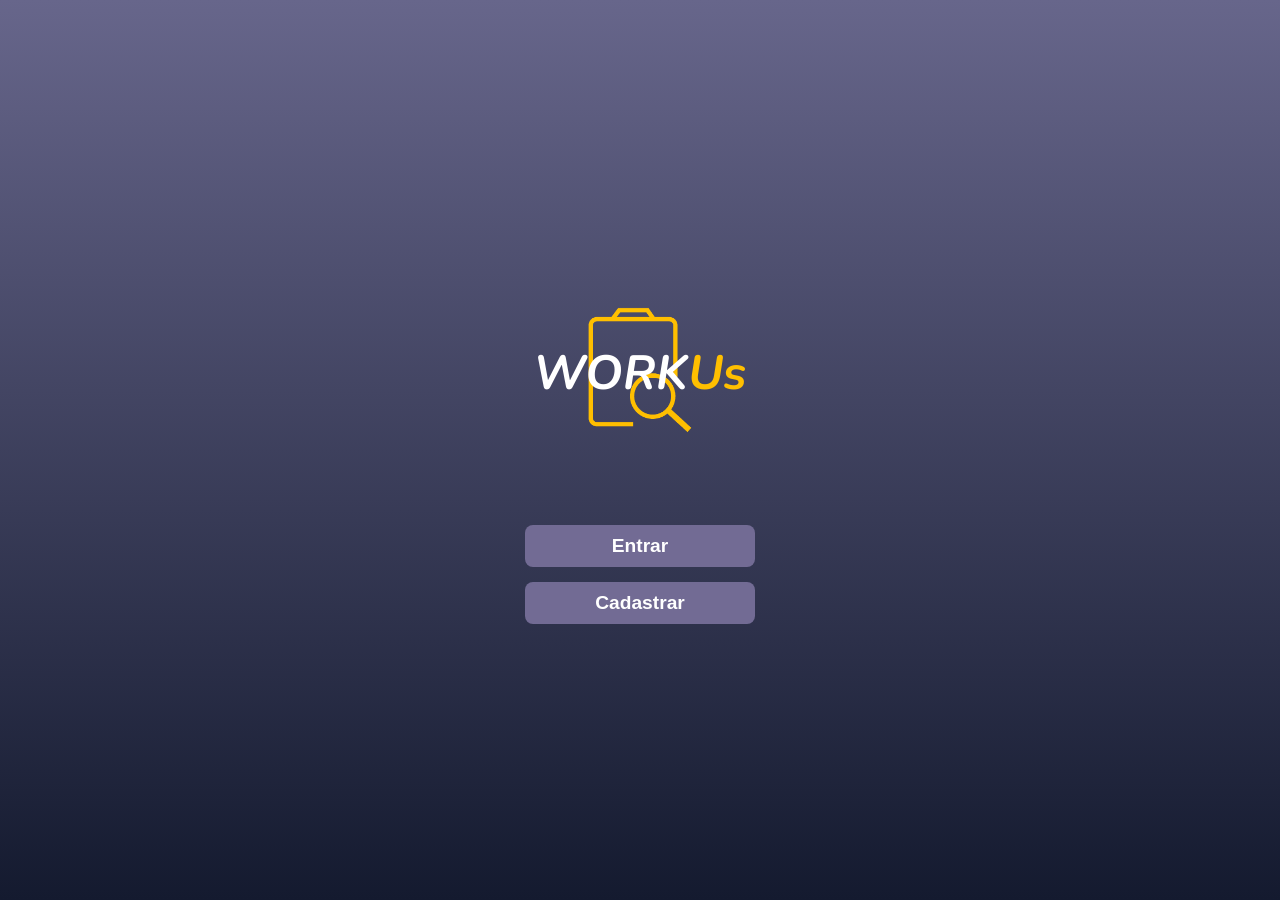
<file: Co-WorkCommision/index.html>
<!DOCTYPE html>
<html lang="pt-BR">
<head>
    <meta charset="UTF-8">
    <meta name="viewport" content="width=device-width, initial-scale=1.0">
    <title>WorkUs</title>
    <link href="https://fonts.googleapis.com/css2?family=Montserrat:wght@400;700&display=swap" rel="stylesheet">
    <link rel="stylesheet" href="css/register.css">
</head>
<body>
    <div class="container">
        <div class="logo-container">
            <img src="imagens/WLogo.png" alt="Logo" class="logo">
            <div class="logo-text">
                <span class="work">WORK</span><span class="us">Us</span>
            </div>
        </div>
        <div class="button-container">
            <button class="btn" id="loginBtn">Entrar</button>
            <button class="btn" id="registerBtn">Cadastrar</button>
        </div>
        
      
        <div class="form-container" id="loginForm">
            <h2>Entrar em sua conta</h2>
            <input type="email" placeholder="Email" required>
            <input type="password" placeholder="Senha" required>
            <button class="btn" id="Log">Entrar</button>
        </div>

        <div class="form-container" id="registerForm">
            <h2>Registrar-se</h2>
            <input type="text" placeholder="Nome" required>
            <input type="email" placeholder="Email" required>
            <input type="password" placeholder="Senha" required>
            <label>
                <input type="checkbox" required> Eu concordo com os Termos de Uso.
            </label>
            <button class="btn" id="Reg">Registrar</button>
        </div>
    </div>

    
    <script src="js/script.js"></script>
</body>
</html>
</file>
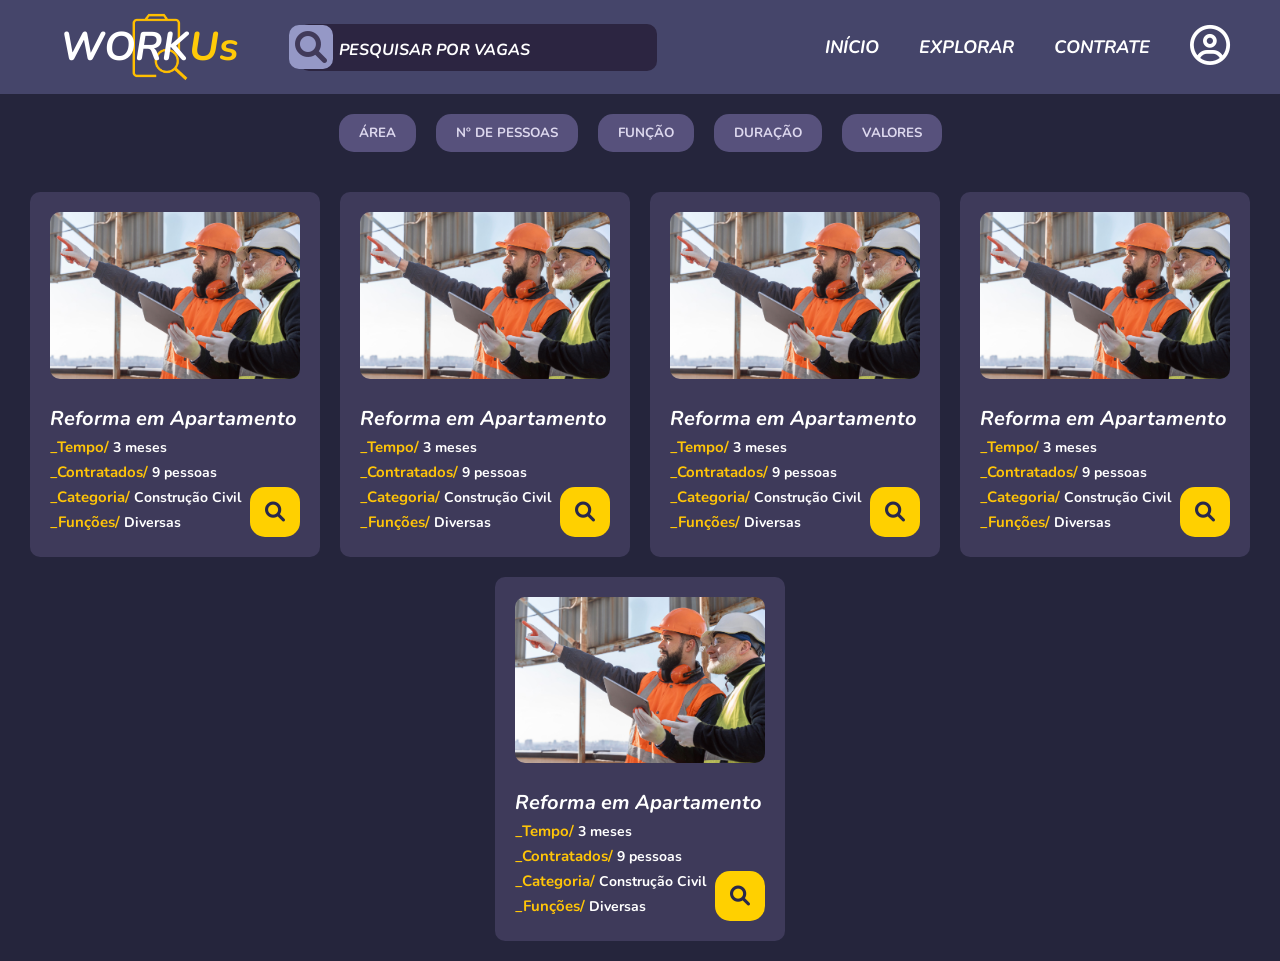
<file: Co-WorkCommision/explorar.html>
<!DOCTYPE html>
<html lang="pt-BR">
<head>
    <meta charset="UTF-8">
    <meta name="viewport" content="width=device-width, initial-scale=1.0">
    <title>Explorar Serviços - WorkUs</title>
    <link rel="stylesheet" href="css/style.css">
    <link rel="stylesheet" href="https://cdnjs.cloudflare.com/ajax/libs/font-awesome/6.0.0-beta3/css/all.min.css">
</head>
<body>
    <header>
        <div class="logo">
            <img src="imagens/WLogo.png" alt="WorkUs Logo">
            <span class="work">WORK</span><span class="us">Us</span>
        </div>
        <div class="search-bar">
            <i class="fa-solid fa-magnifying-glass search-icon"></i>
            <input type="text" placeholder="PESQUISAR POR VAGAS">
        </div>
        
        <nav>
            <a href="inicio.html">Início</a>
            <a href="explorar.html" class="active">Explorar</a>
            <a href="contrate.html">Contrate</a>
        </nav>
        <div class="account-icon">
            <a href="MinhaConta.html">
                <i class="far fa-user-circle"></i>
            </a>
        </div>
    </header>

    <section class="explore-content">
        <div class="filters">
            <button>ÁREA</button>
            <button>Nº DE PESSOAS</button>
            <button>FUNÇÃO</button>
            <button>DURAÇÃO</button>
            <button>VALORES</button>
        </div>

        <div class="lista-projetos">
            <div class="project-card">
                <img src="imagens/trabalho.jpg" alt="Projeto">
                <div class="project-details">
                    <h3>Reforma em Apartamento</h3>
                    <p><strong>_Tempo/</strong> 3 meses</p>
                    <p><strong>_Contratados/</strong> 9 pessoas</p>
                    <p><strong>_Categoria/</strong> Construção Civil</p>
                    <p><strong>_Funções/</strong> Diversas</p>
                </div>
                <button class="details-btn">
                    <i class="fa-solid fa-search"></i>
                </button>
            </div>
            <div class="project-card">
                <img src="imagens/trabalho.jpg" alt="Projeto">
                <div class="project-details">
                    <h3>Reforma em Apartamento</h3>
                    <p><strong>_Tempo/</strong> 3 meses</p>
                    <p><strong>_Contratados/</strong> 9 pessoas</p>
                    <p><strong>_Categoria/</strong> Construção Civil</p>
                    <p><strong>_Funções/</strong> Diversas</p>
                </div>
                <button class="details-btn">
                    <i class="fa-solid fa-search"></i>
                </button>
            </div>
            <div class="project-card">
                <img src="imagens/trabalho.jpg" alt="Projeto">
                <div class="project-details">
                    <h3>Reforma em Apartamento</h3>
                    <p><strong>_Tempo/</strong> 3 meses</p>
                    <p><strong>_Contratados/</strong> 9 pessoas</p>
                    <p><strong>_Categoria/</strong> Construção Civil</p>
                    <p><strong>_Funções/</strong> Diversas</p>
                </div>
                <button class="details-btn">
                    <i class="fa-solid fa-search"></i>
                </button>
            </div>
            <div class="project-card">
                <img src="imagens/trabalho.jpg" alt="Projeto">
                <div class="project-details">
                    <h3>Reforma em Apartamento</h3>
                    <p><strong>_Tempo/</strong> 3 meses</p>
                    <p><strong>_Contratados/</strong> 9 pessoas</p>
                    <p><strong>_Categoria/</strong> Construção Civil</p>
                    <p><strong>_Funções/</strong> Diversas</p>
                </div>
                <button class="details-btn">
                    <i class="fa-solid fa-search"></i>
                </button>
            </div>
            <div class="project-card">
                <img src="imagens/trabalho.jpg" alt="Projeto">
                <div class="project-details">
                    <h3>Reforma em Apartamento</h3>
                    <p><strong>_Tempo/</strong> 3 meses</p>
                    <p><strong>_Contratados/</strong> 9 pessoas</p>
                    <p><strong>_Categoria/</strong> Construção Civil</p>
                    <p><strong>_Funções/</strong> Diversas</p>
                </div>
                <button class="details-btn">
                    <i class="fa-solid fa-search"></i>
                </button>
            </div>
            
        </div>
    </section>

    <script src="js/script.js"></script>
</body>
</html>
</file>
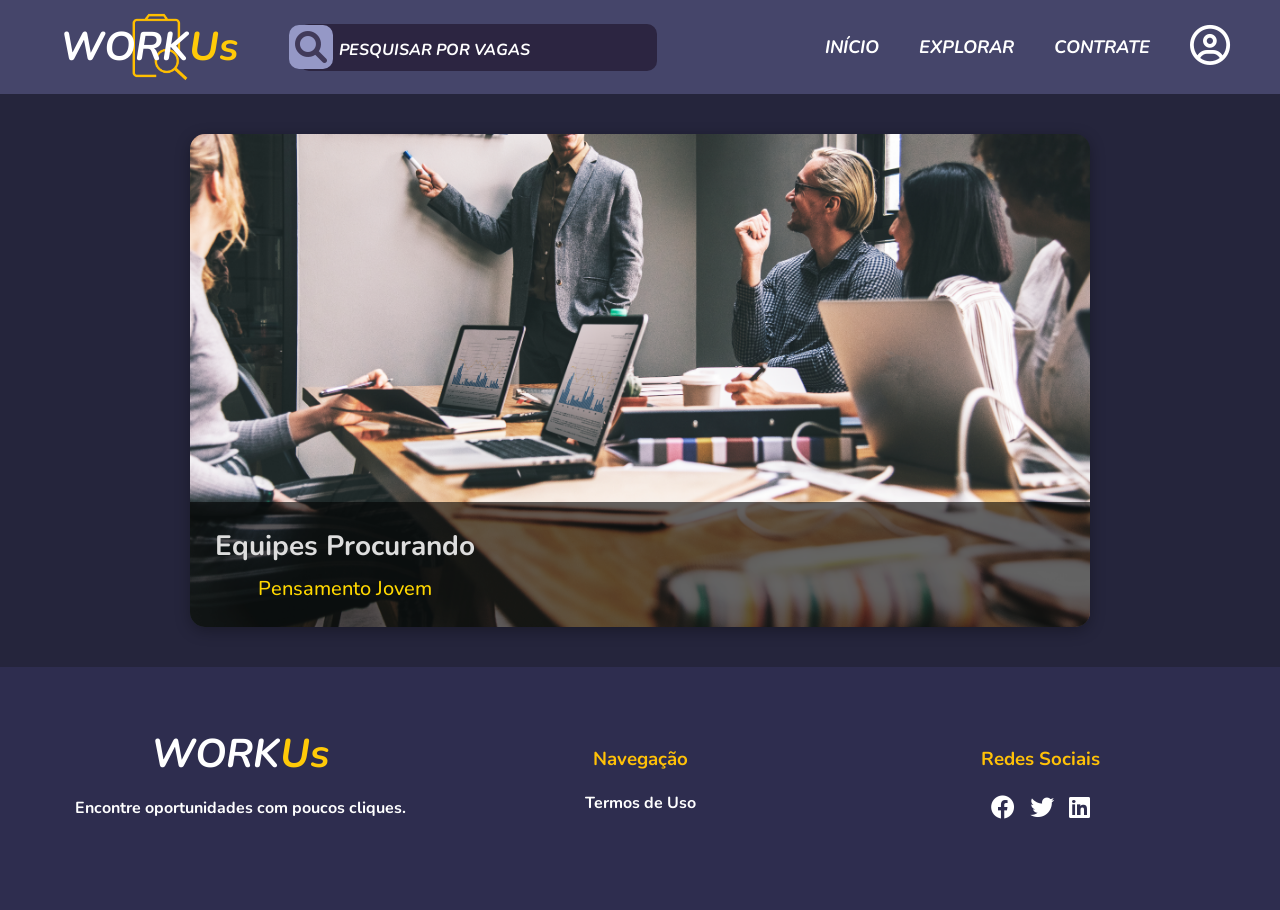
<file: Co-WorkCommision/inicio.html>
<!DOCTYPE html>
<html lang="pt-BR">
<head>
    <meta charset="UTF-8">
    <meta name="viewport" content="width=device-width, initial-scale=1.0">
    <title>WorkUs</title>
    <link rel="stylesheet" href="css/style.css">
    <link rel="stylesheet" href="https://cdnjs.cloudflare.com/ajax/libs/font-awesome/6.0.0-beta3/css/all.min.css">
</head>
<body>
    <header>
        <div class="logo">
            <img src="imagens/WLogo.png" alt="WorkUs Logo">
            <span class="work">WORK</span><span class="us">Us</span>
        </div>
        <div class="search-bar">
            <i class="fa-solid fa-magnifying-glass search-icon"></i>
            <input type="text" placeholder="PESQUISAR POR VAGAS">
        </div>
        
        <nav>
            <a href="inicio.html">Início</a>
            <a href="explorar.html" class="active">Explorar</a>
            <a href="contrate.html">Contrate</a>
        </nav>
        
        <div class="account-icon">
            <a href="MinhaConta.html">
                <i class="far fa-user-circle"></i>
            </a>
        </div>
    </header>
	<section class="main-content">
        <div class="carousel">
            <div class="carousel-inner">
                <div class="carousel-item">
                    <img src="imagens/reuniao.jpg" alt="Equipe">
                    <div class="overlay">
                        <div class="text">
                            <h2>Equipes Procurando</h2>
                            <p>Pensamento Jovem</p>
                        </div>
                    </div>
                </div>
                <div class="carousel-item">
                    <img src="imagens/reuniao.jpg" alt="Equipe">
                    <div class="overlay">
                        <div class="text">
                            <h2>Empresas Contratando</h2>
                            <p>descrição empresaa</p>
                        </div>
                    </div>
                </div>
                <div class="carousel-item">
                    <img src="imagens/reuniao.jpg" alt="Equipe">
                    <div class="overlay">
                        <div class="text">
                            <h2>mais um Pensamento</h2>
                            <p>mais mais</p>
                        </div>
                    </div>
                </div>
                <!--slides -->
                <div class="carousel-item">
                    <img src="imagens/reuniao.jpg" alt="Equipe">
                    <div class="overlay">
                        <div class="text">
                            <h2>Equipes Procurando</h2>
                            <p>Pensamento Jovem</p>
                        </div>
                    </div>
                </div>
                <div class="carousel-item">
                    <img src="imagens/reuniao.jpg" alt="Equipe">
                    <div class="overlay">
                        <div class="text">
                            <h2>Empresas contratando</h2>
                            <p>Temporariamente</p>
                        </div>
                    </div>
                </div>
                <div class="carousel-item">
                    <img src="imagens/reuniao.jpg" alt="Equipe">
                    <div class="overlay">
                        <div class="text">
                            <h2>Alguma outra coisa</h2>
                            <p>Mais Descrições</p>
                        </div>
                    </div>
                </div>
            </div>
        </div>
    </section>

    <footer>
        <div class="footer-container">
          <div class="footer-section">
            <span class="work">WORK</span><span class="us">Us</span>
            <p>Encontre oportunidades com poucos cliques.</p>
          </div>
          <div class="footer-section">
            <h3>Navegação</h3>
            <ul>
              <li><a href="#">Termos de Uso</a></li>
            </ul>
          </div>
          <div class="footer-section">
            <h3>Redes Sociais</h3>
            <ul class="social-icons">
              <li><a href="#"><i class="fab fa-facebook"></i></a></li>
              <li><a href="#"><i class="fab fa-twitter"></i></a></li>
              <li><a href="#"><i class="fab fa-linkedin"></i></a></li>
            </ul>
        </div>
      

    <script src="js/script.js"></script>
    
</body>
</html>
</file>
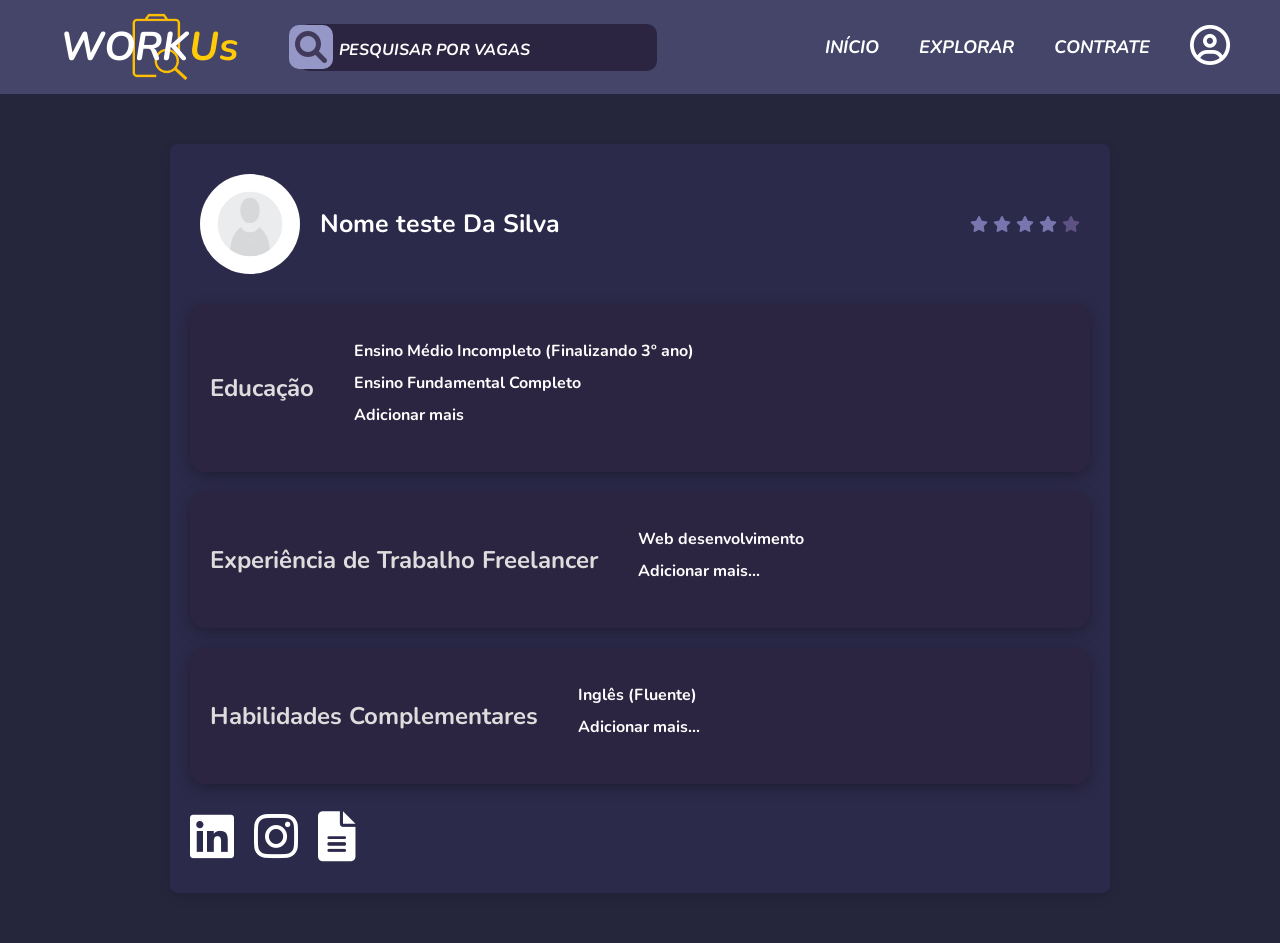
<file: Co-WorkCommision/MinhaConta.html>
<!DOCTYPE html>
<html lang="pt-BR">
<head>
    <meta charset="UTF-8">
    <meta name="viewport" content="width=device-width, initial-scale=1.0">
    <title>Minha conta - WorkUs</title>
    <link rel="stylesheet" href="css/style.css">
    <link rel="stylesheet" href="https://cdnjs.cloudflare.com/ajax/libs/font-awesome/6.0.0-beta3/css/all.min.css">
</head>
<body>
    <header>
        <div class="logo">
            <img src="imagens/WLogo.png" alt="WorkUs Logo">
            <span class="work">WORK</span><span class="us">Us</span>
        </div>
        <div class="search-bar">
            <i class="fa-solid fa-magnifying-glass search-icon"></i>
            <input type="text" placeholder="PESQUISAR POR VAGAS">
        </div>
        
        <nav>
            <a href="inicio.html">Início</a>
            <a href="explorar.html" class="active">Explorar</a>
            <a href="contrate.html">Contrate</a>
        </nav>
        
        <div class="account-icon">
            <a href="MinhaConta.html">
                <i class="far fa-user-circle"></i>
            </a>
        </div>
    </header>

    <div class="container">
        <div class="profile-header">
            <img src="imagens/avatar.png" alt="Foto de Perfil">
            <div>
                <h1>Nome teste Da Silva</h1>
            </div>
            <div class="stars">
                <i class="fas fa-star filled"></i>
                <i class="fas fa-star filled"></i>
                <i class="fas fa-star filled"></i>
                <i class="fas fa-star filled"></i>
                <i class="fas fa-star"></i>
            </div>
        </div>

        <div class="profile-section">
            <h2>Educação</h2>
            <ul>
                <li>Ensino Médio Incompleto (Finalizando 3º ano)</li>
                <li>Ensino Fundamental Completo</li>
                <li>Adicionar mais</li>
            </ul>
        </div>

        <div class="profile-section">
            <h2>Experiência de Trabalho Freelancer</h2>
            <ul>
                <li>Web desenvolvimento</li>
                <li>Adicionar mais...</li>
            </ul>
        </div>

        <div class="profile-section">
            <h2>Habilidades Complementares</h2>
            <ul>
                <li>Inglês (Fluente)</li>
                <li>Adicionar mais...</li>
            </ul>
        </div>

        <div class="icons">
            <a href="https://linkedin.com"><i class="fab fa-linkedin"></i></a>
            <a href="https://instagram.com"><i class="fab fa-instagram"></i></a>
            <a href="#"><i class="fas fa-file-alt"></i></a>
        </div>
    </div>
    

    <script src="js/script.js"></script>
</body>
</html>
</file>
<file: Co-WorkCommision/css/register.css>
@import url('https://fonts.googleapis.com/css2?family=Nunito:ital,wght@0,200..1000;1,200..1000&family=SUSE:wght@100..800&display=swap');


body {
    margin: 0;
    padding: 0;
    font-family: "Nunito", sans-serif;
    background: linear-gradient(180deg, #67668b, #141a2f);
    height: 100vh;
    display: flex;
    align-items: center;
    justify-content: center;
}

.container {
    text-align: center;
    position: relative;
}

.logo-container {
    position: relative;
    display: inline-block;
    margin-bottom: 20px;
}

.logo {
    width: 150px;
    height: auto;
    position: relative;
    z-index: 1;
}

.logo-text {
    font-style: italic;
    position: absolute;
    top: 50%;
    left: 50%;
    transform: translate(-50%, -50%);
    z-index: 2;
    color: white;
    font-size: 3rem;
    font-weight: bold;
}

.work {
    color: white;
}

.us {
    color: #ffbf00;
}

.button-container {
    margin-top: 20px;
}

.form-container {
    display: none; 
    background: linear-gradient(180deg, #2a294390, #4751747f);
    padding: 20px;
    border-radius: 10px;
    margin-top: 20px;
    animation: fadeIn 0.5s ease forwards;
    width: 300px; /* Definindo uma largura fixa para o formulário */
    text-align: center; /* Centralizando o conteúdo */
    margin: 20px auto; /* Centralizando o formulário na página */
}

.form-container h2 {
    font-family: "Nunito", sans-serif;
    font-size: 30px;
    color: white;
    margin-bottom: 20px;
}

input[type="email"],
input[type="text"],
input[type="password"] {
    border: none;
    background-color: #2C2541; 
    color: #8F8CA7;
    font-family: "Nunito", sans-serif;
    font-weight: 500;
    width: calc(100% - 20px); 
    padding: 10px;
    margin: 15px 0;
    border-radius: 5px;
    font-size: 1rem;
    display: block; 
    margin-left: auto; 
    margin-right: auto;
}

.btn {
    background-color: #726b94;
    color: white;
    border: none;
    padding: 10px 20px;
    border-radius: 8px;
    font-size: 1.2rem; /* Ajuste o tamanho do botão conforme necessário */
    font-weight: 700;
    cursor: pointer;
    transition: background-color 0.3s ease;
    margin-top: 15px; /* Espaçamento entre o botão e o campo de senha */
    width: 100%; /* Botão ocupa toda a largura */
}

.btn:hover {
    background-color: #5c527c;
}

label {
    display: block;
    margin-top: 10px;
    color: white;
    text-align: left; /* Alinha o texto à esquerda */
}

@keyframes fadeIn {
    from {
        opacity: 0;
        transform: translateY(-20px);
    }
    to {
        opacity: 1;
        transform: translateY(0);
    }
}
</file>
<file: Co-WorkCommision/css/style.css>
/*  Código fonte CSS */

@import url('https://fonts.googleapis.com/css2?family=Nunito:ital,wght@0,200..1000;1,200..1000&family=SUSE:wght@100..800&display=swap');

body {
    margin: 0;
    font-family: "Nunito", sans-serif;
    font-weight: bold; 
    background-color: #25253C; 
    color: #FFF;
}

header {
    display: flex;
    align-items: center;
    justify-content: space-between;
    padding: 10px 50px;
    background-color: #45456A;
    position: sticky;
    top: 0;
    z-index: 1000;
}

.logo {
    position: relative;
    display: flex;
    align-items: center;
    padding: 10px;
}

.logo img {
    position: absolute;
    left: 70px;
    top: 10;
    height: 100px;
    z-index: -1; 
}

.logo .text-container {
    position: relative;
    z-index: 1;
}

.work, .us {
    font-size: 40px;
    font-weight: bold;
    font-style: italic;
}

.work {
    color: white;
}

.us {
    color: rgb(255, 202, 8);
}

.search-bar {
    position: relative;
    width: 100%;
    left: 50px; 
    display: flex;
    align-items: center;
}

.search-bar input {
    width: 50%;
    padding: 15px 40px 10px 40px;
    border: none;
    outline: none;
    background-color: #2C2541;
    color: #ffffff;
    font-size: 16px;
    font-family: "Nunito", sans-serif;
    font-style: italic;
    font-weight: 700;
    border-radius: 10px;
}

.search-icon {
    position: absolute;
    left: -10px;
    font-size: 32px;
    padding: 6px; 
    color: #413A5A; 
    background-color: #9598c6;
    border-radius: 10px;
    cursor: pointer;
}

nav {
    font-family: "Nunito", sans-serif;
    font-style: italic;
    font-weight: 100px;
    border-radius: 30px;
    display: flex;
    align-items: center;
}

nav a {
    margin: 0 20px;
    color: #FFFFFF;
    text-decoration: none;
    font-weight: bold;
    font-size: 18px;
    text-transform: uppercase;
}

nav a:hover {
    color: #FFD700; 
}

.account-icon {
    margin-left: 20px;
}

.account-icon a {
    color: #fff; 
    text-decoration: none;
    font-size: 40px;
}

.account-icon a:hover {
    color: #FFD700;
}

.main-content {
    display: flex;
    justify-content: center;
    padding: 40px 20px;
}

.image-card {
    position: relative;
    width: 80%;
    max-width: 900px;
    border-radius: 15px;
    overflow: hidden;
    box-shadow: 0 4px 15px rgba(0, 0, 0, 0.3);
}

.image-card img {
    width: 100%;
    display: block;
    transition: transform 0.3s ease;
}

.image-card:hover img {
    transform: scale(1.05);
}


.carousel {
    position: relative;
    width: 80%;
    max-width: 900px;
    margin: 0 auto;
    overflow: hidden;
    border-radius: 15px;
    box-shadow: 0 4px 15px rgba(0, 0, 0, 0.3);
}

.carousel-inner {
    display: flex;
    width: 300%; 
    animation: scroll 30s linear infinite;
    transition: transform 0.5s ease; 
}

.carousel-inner.paused {
    animation: none;
}

.carousel-item {
    width: 33.33%; 
    box-sizing: border-box;
    flex-shrink: 0; 
    position: relative; 
}

.carousel-item img {
    width: 100%;
    display: block;
}

.overlay {
    position: absolute;
    bottom: 0;
    left: 0;
    right: 0;
    background: rgba(0, 0, 0, 0.6);
    padding: 25px;
    display: flex;
    align-items: center;
    justify-content: center;
    color: #FFF;
    text-align: center;
}

.text {
    max-width: 90%; 
}

@keyframes scroll {
    0% {
        transform: translateX(0);
    }
    100% {
        transform: translateX(-66.66%); 
    }
}

.overlay {
    position: absolute;
    bottom: 0;
    left: 0;
    right: 0;
    background: rgba(0, 0, 0, 0.6);
    padding: 25px;
    display: flex;
    align-items: center;
    justify-content: space-between;
}

.overlay .text {
    color: #FFF;
    font-size: 20px;
}

.overlay h2 {
    margin: 0;
    font-size: 28px;
    font-weight: bold;
}

.overlay p {
    font-family: "Nunito", sans-serif;
    margin: 10px 0 0;
    font-size: 20px;
    font-weight: 500;
    color: #FFD700;
}

.filters {
    display: flex;
    justify-content: center;
    margin: 20px 0;
}

.filters button {
    font-family: "Nunito", sans-serif;
    background-color: #57517c;
    border: none;
    color: #ddd8ee;
    padding: 10px 20px;
    margin: 0 10px;
    border-radius: 15px;
    cursor: pointer;
    font-weight: bold;
}

.filters button:hover {
    background-color: #514E73;
}

.lista-projetos {
    display: flex;
    justify-content: center;
    flex-wrap: wrap;
    gap: 20px;
    padding: 20px;
}

.project-card {
    background-color: #3E3A5A;
    border-radius: 10px;
    width: 250px;
    padding: 20px;
    position: relative;
    text-align: left;
}


.project-card img {
    width: 100%;
    border-radius: 10px;
}

.project-details {
    margin-top: 10px;
}

.project-details h3 {
    font-style: italic;
    font-size: 20px;
    margin-bottom: 5px;
}

.project-details strong {
    font-size: 15px;
    color: rgb(255, 197, 8);

}

.project-details p {
    margin: 5px 0;
    font-size: 14px;
    color: white;
    font-weight: bold;
}

.details-btn {
    background-color: #ffd000;
    border: none;
    color: #29284B;
    border-radius: 30%;
    width: 50px;
    height: 50px;
    position: absolute;
    bottom: 20px;
    right: 20px;
    display: flex;
    align-items: center;
    justify-content: center;
    cursor: pointer;
    font-size: 20px;
}

.details-btn i {
    color: #29284B;
}

.details-btn:hover {
    background-color: #F0E68C;
}

/* responsividade  */
@media (max-width: 768px) {
    header {
        flex-direction: column;
        align-items: center;
        padding: 20px;
    }

    .logo {
        padding: 0;
        margin-bottom: 10px;
    }

    .logo img {
        position: relative;
        left: 0;
        top: 0;
        height: 60px; 
        z-index: 0;
    }

    .work, .us {
        font-size: 30px;
    }

    .search-bar {
        width: 100%;
        margin: 15px 0;
        left: 0;
        padding: 0 15px; 
    }

    .search-bar input {
        width: 100%; 
        padding: 10px 15px;
    }

    nav {
        margin-top: 15px;
    }

    nav a {
        margin: 0 10px;
        font-size: 16px; 
    }

    .account-icon {
        margin-top: 10px;
    }


    .carousel {
        width: 100%; 
        max-width: none;
        border-radius: 0; 
    }

    .carousel-item {
        width: 100%; 
    }

    .overlay {
        padding: 15px; 
    }

    .overlay h2 {
        font-size: 24px; 
    }

    .overlay p {
        font-size: 16px;
    }

 
    .lista-projetos {
        flex-direction: column; 
        align-items: center; 
        padding: 10px; 
    }

    .project-card {
        width: 90%; 
        margin-bottom: 20px; 
    }

    .details-btn {
        bottom: 10px; 
        right: 10px; 
    }

    .filters {
        flex-wrap: wrap;
        justify-content: center;
    }

    .filters button {
        margin: 5px 5px;
    }
}

@media (max-width: 480px) {
    .work, .us {
        font-size: 24px; 
    }

    nav a {
        font-size: 14px;
    }

    .search-bar input {
        padding: 8px 10px; 
    }

    .account-icon a {
        font-size: 32px; 
    }

    .overlay h2 {
        font-size: 20px;
    }

    .overlay p {
        font-size: 14px; 
    }

    .details-btn {
        width: 40px; 
        height: 40px; 
    }

    .details-btn i {
        font-size: 18px; 
    }
}


.profile-section {
    display: flex;
    align-items: center;
    justify-content: flex-start;
    padding: 20px;
    background-color: #2C2541;
    border-radius: 15px;
    box-shadow: 0 4px 15px rgba(0, 0, 0, 0.3);
    gap: 40px;
}

.profile-title {
    color: #FFD700;
    font-family: "Nunito", sans-serif;
    font-size: 35px;
    font-weight: bold;
    margin-bottom: 50px;
}


.profile-photo {
    width: 150px;
    height: 150px;
    border-radius: 50%;
    object-fit: cover;
    border: 3px solid #FFD700;
    margin-bottom: 10px;
}

 
.change-photo-btn {
    background-color: #57517c;
    color: #FFFFFF;
    border: none;
    padding: 10px 20px;
    border-radius: 15px;
    cursor: pointer;
    font-weight: bold;
    margin-top: 10px;
}

.change-photo-btn:hover {
    background-color: #514E73;
}


.profile-info {
    display: flex;
    flex-direction: column;
    gap: 10px;
    align-items: flex-start; /
}
.profile-name {
    padding: 10px;
    font-size: 16px;
    border: 2px solid #FFD700;
    border-radius: 10px;
    outline: none;
    background-color: #3E3A5A;
    color: #FFFFFF;
    font-family: "Nunito", sans-serif;
    width: 250px; 
}

.profile-name, ::placeholder {
 color: white;
}

.profile-info, h1{
    font-size: 25px;
    padding-top: -15px;
}


.profile-dropdown {
    padding: 10px;
    font-size: 16px;
    border: 2px solid #FFD700;
    border-radius: 10px;
    outline: none;
    background-color: #3E3A5A;
    color: #FFFFFF;
    appearance: none;
    -webkit-appearance: none;
    font-family: "Nunito", sans-serif;
    cursor: pointer;
    width: 250px; 
}


.save-changes-btn {
    background-color: #FFD700;
    color: #29284B;
    border: none;
    padding: 10px;
    border-radius: 10px;
    cursor: pointer;
    font-size: 16px;
    display: flex;
    align-items: center;
    gap: 5px;
    font-family: "Nunito", sans-serif;
    font-weight: bold;
    margin-bottom: 10px; 
}

.save-changes-btn:hover {
    background-color: #F0E68C;
}


.settings-btn {
    background-color: #FFD700;
    color: #29284B;
    border: none;
    padding: 10px;
    border-radius: 10px;
    cursor: pointer;
    font-size: 16px;
    display: flex;
    align-items: center;
    gap: 5px;
    font-family: "Nunito", sans-serif;
    font-weight: bold;
}

.settings-btn:hover {
    background-color: #F0E68C;
}


.container {
    max-width: 900px;
    margin: 50px auto;
    background-color: #2C2A4A;
    border-radius: 8px;
    padding: 20px;
    box-shadow: 0 4px 12px rgba(0, 0, 0, 0.1);
}
.profile-header {
    display: flex;
    align-items: center;
    padding: 10px;
}
.profile-header img {
    border-radius: 50%;
    width: 100px;
    height: 100px;
    margin-right: 20px;
}
.profile-header h1 {
    margin: 0;
}
.profile-header .stars {
    display: flex;
    margin-left: auto;
}
.profile-header .stars i {
    size: 30px;
    color: #5e5183;
    margin-left: 5px;
}
.profile-header .stars i.filled {
    color: #7875af;
    size: 30px;
}
h2 {
    color: #DDD;
}
.profile-section {
    margin-top: 20px;
}
.profile-section ul {
    list-style-type: none;
    padding-left: 0;
}
.profile-section ul li {
    margin-bottom: 10px;
}
.icons {
    display: flex;
    margin-top: 20px;
}
.icons a {
    color: white;
    font-size: 50px;
    margin-right: 20px;
}


footer {
    background-color: #2E2D4F; /* Cor similar à predominante no header */
    color: #fff;
    padding: 40px 0;
    text-align: center;
  }
  
  .footer-container {
    display: flex;
    justify-content: space-around;
    flex-wrap: wrap;
    max-width: 1200px;
    margin: 0 auto;
  }
  
  .footer-section {
    flex: 1;
    min-width: 200px;
    margin: 20px;
  }
  
  .footer-section h3 {
    color: #FFC107;
    margin-bottom: 20px;
  }
  
  .footer-section ul {
    list-style-type: none;
    padding: 0;
  }
  
  .footer-section ul li {
    margin-bottom: 10px;
  }
  
  .footer-section ul li a {
    color: #fff;
    text-decoration: none;
    transition: color 0.3s;
  }
  
  .footer-section ul li a:hover {
    color: #FFC107;
  }
  
  .social-icons {
    display: flex;
    justify-content: center;
    gap: 15px;
  }
  
  .social-icons li {
    list-style: none;
  }
  
  .social-icons li a {
    font-size: 24px;
    color: #fff;
    transition: color 0.3s;
  }
  
  .social-icons li a:hover {
    color: #FFC107;
  }
  
  .footer-bottom {
    background-color: #1C1C2B;
    padding: 20px 0;
    margin-top: 20px;
  }
  
  .footer-bottom p {
    margin: 0;
    color: #fff;
  }
</file>
